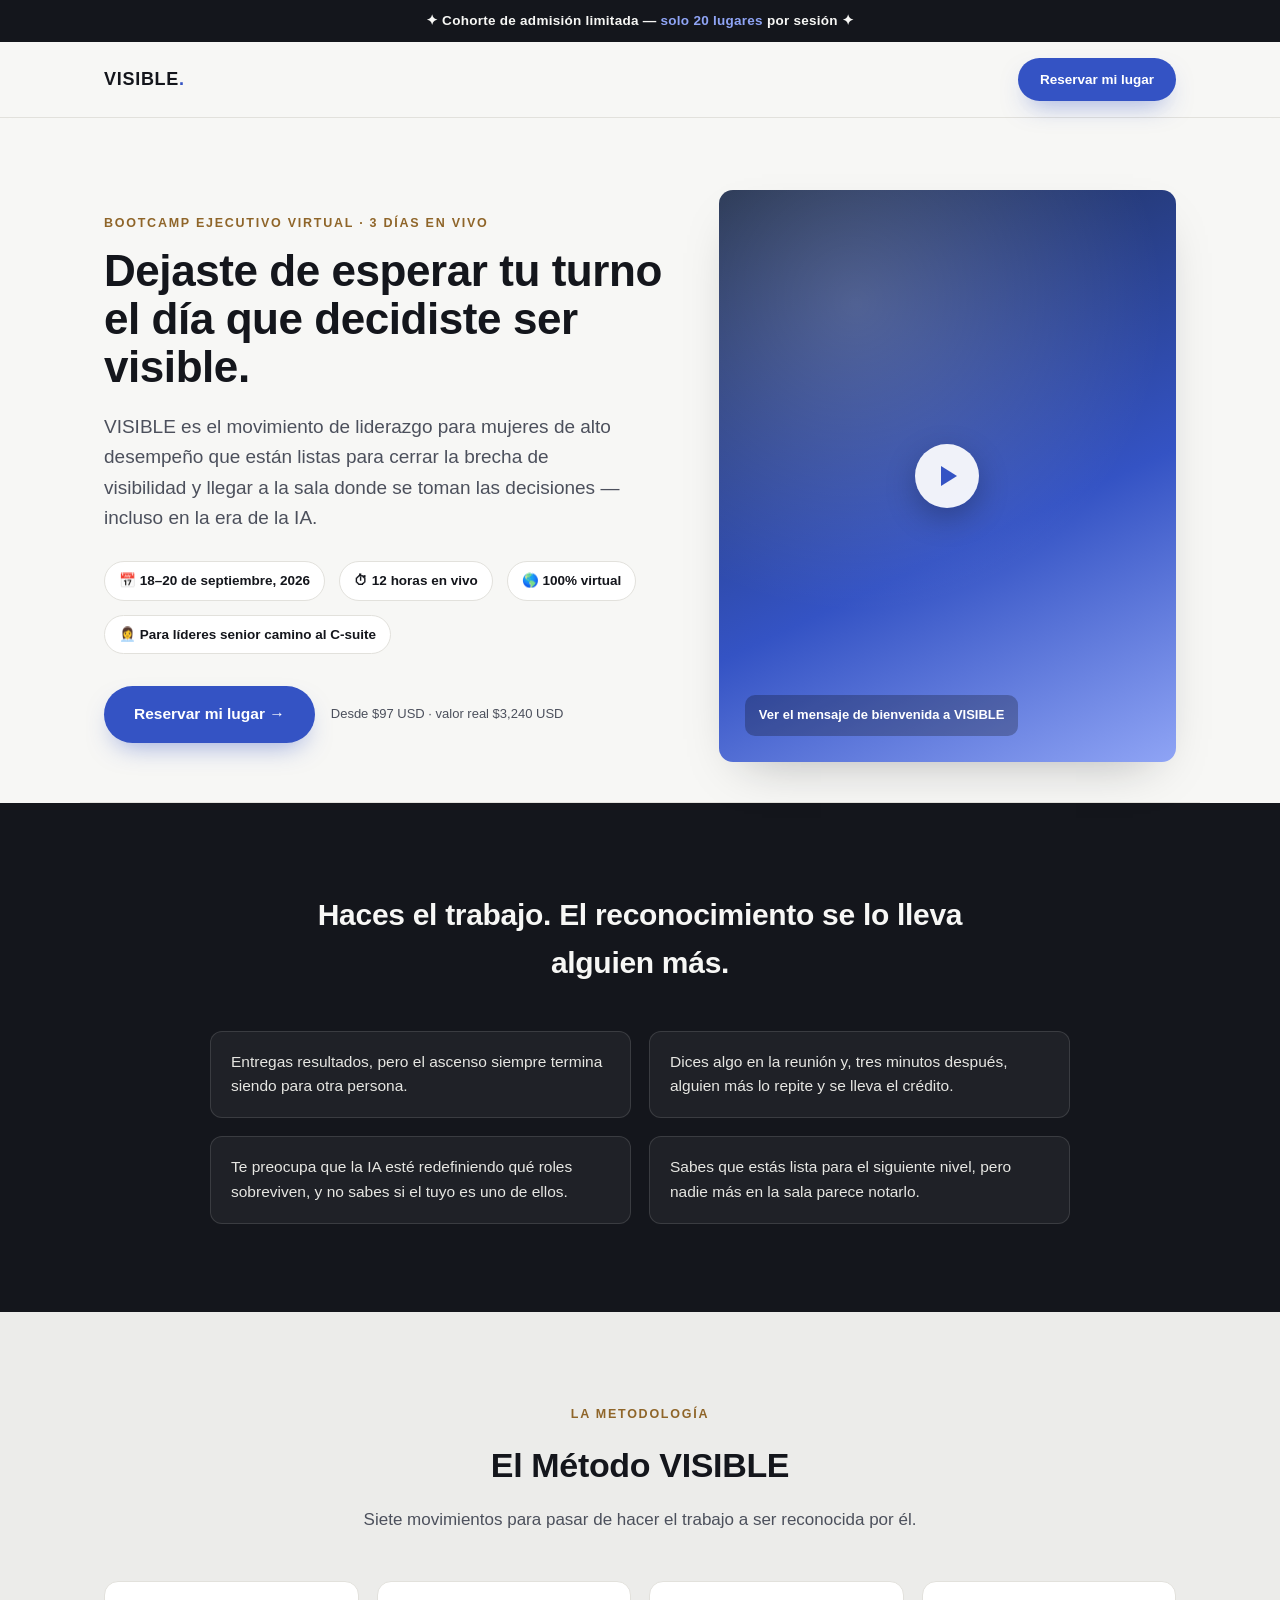
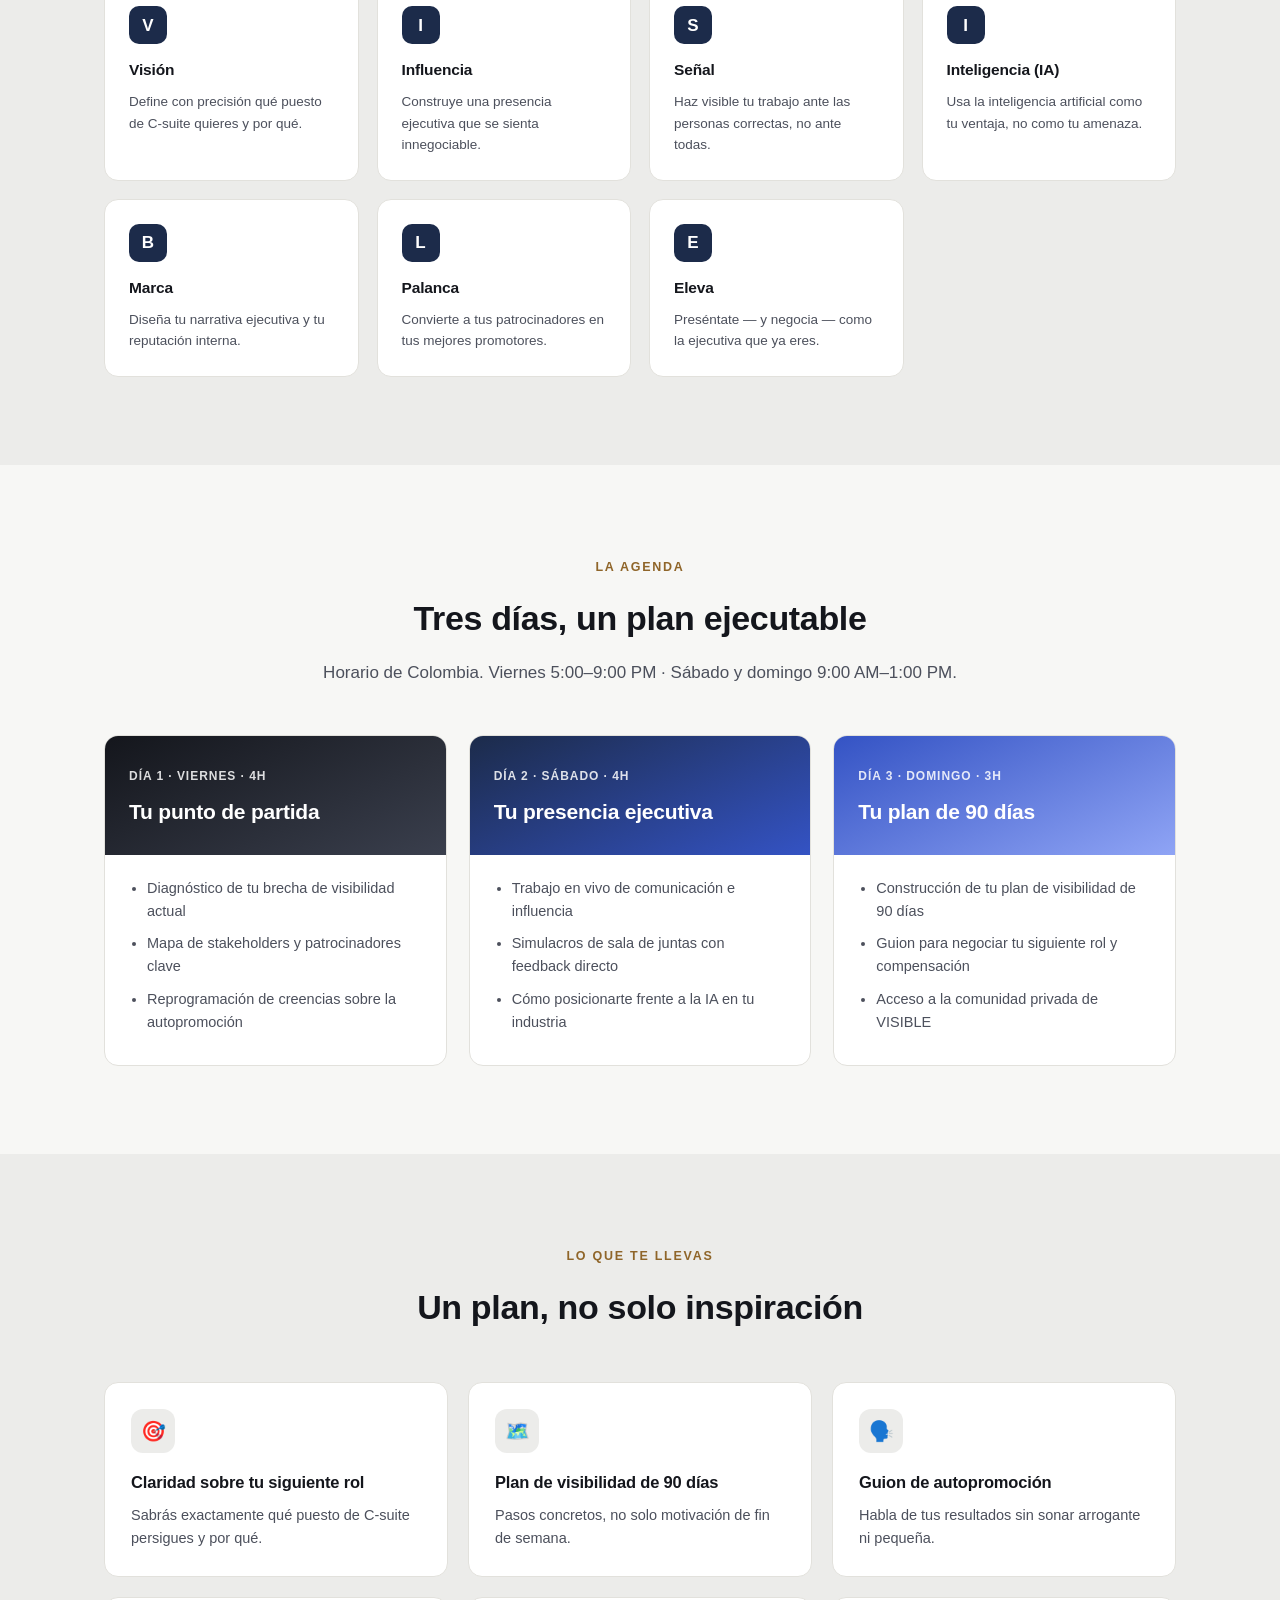
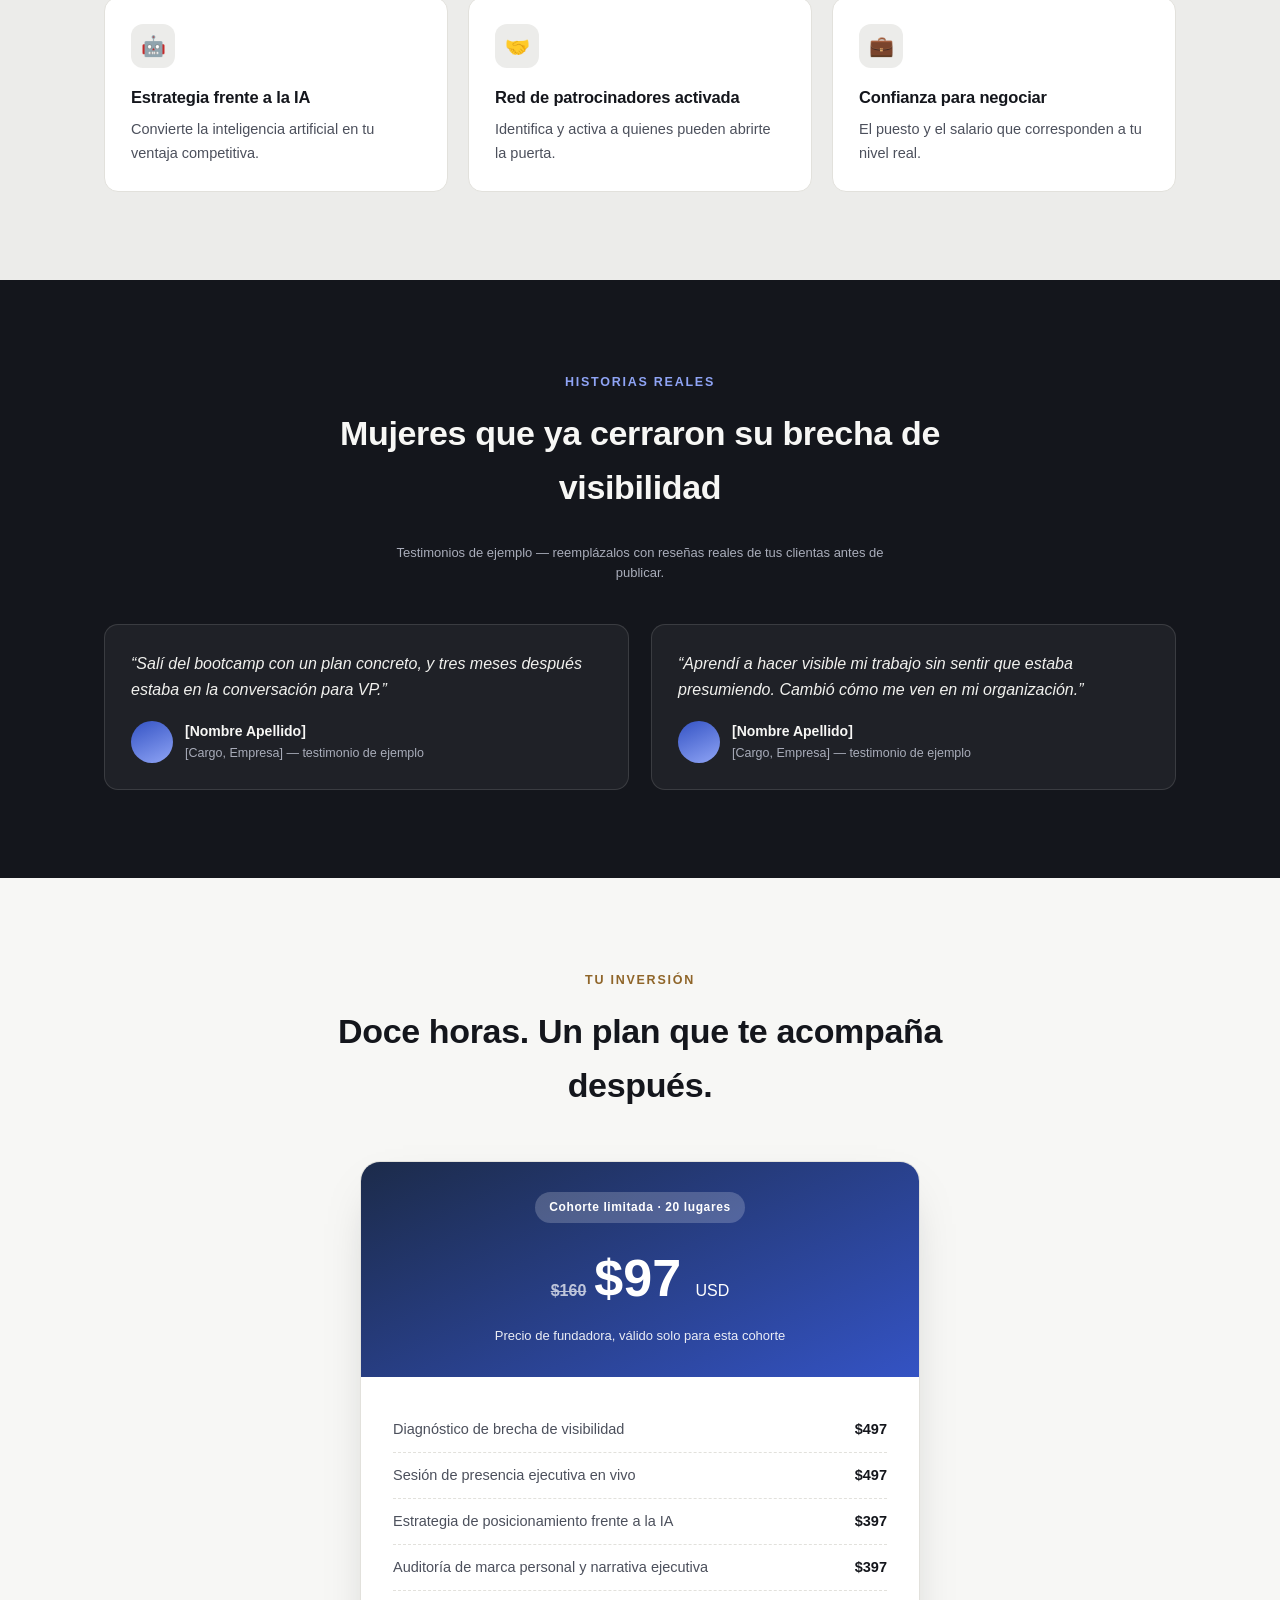
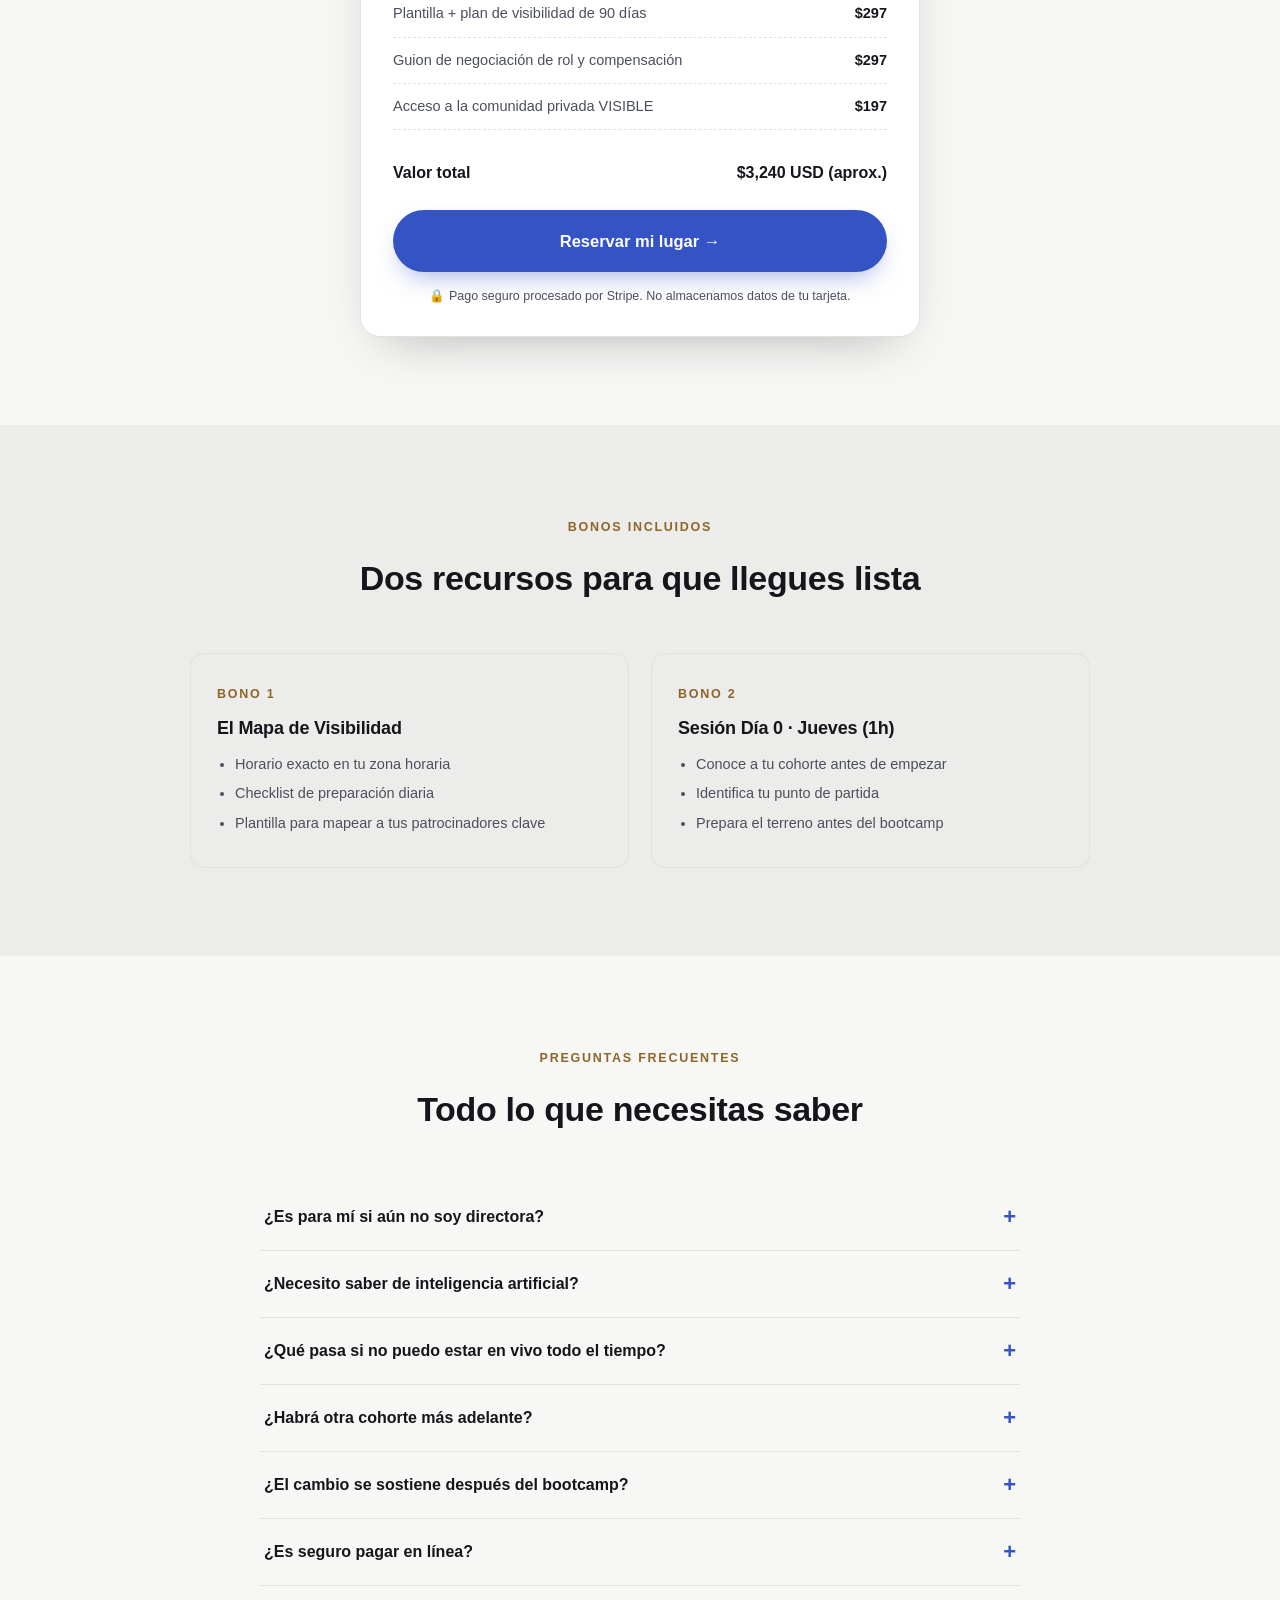
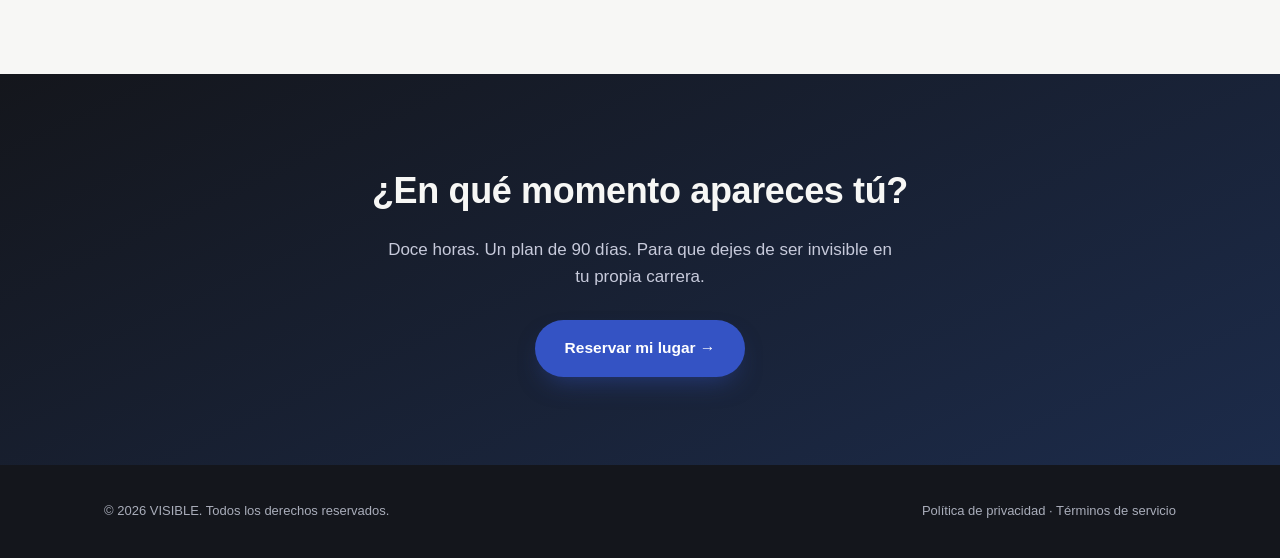
<file: index.html>
<!DOCTYPE html>
<html lang="es">
<head>
<meta charset="UTF-8">
<meta name="viewport" content="width=device-width, initial-scale=1.0">
<title>VISIBLE | Bootcamp Ejecutivo para Cerrar la Brecha de Visibilidad</title>
<meta name="description" content="Bootcamp ejecutivo virtual de 3 días para mujeres de alto desempeño listas para cerrar la brecha de visibilidad y llegar al C-suite en la era de la IA.">
<style>
  :root{
    --ink:#14161c;
    --ink-soft:#4c505c;
    --cream:#f7f7f5;
    --cream-dark:#ececea;
    --navy:#1c2b4a;
    --gold:#b8863f;
    --gold-dark:#8f6529;
    --electric:#3453c4;
    --line:#e2e1dc;
    --white:#ffffff;
    --radius:14px;
    --shadow:0 20px 50px -25px rgba(20,22,28,0.35);
    --maxw:1120px;
  }
  *{box-sizing:border-box;margin:0;padding:0}
  html{scroll-behavior:smooth}
  body{
    font-family:"Helvetica Neue",Arial,sans-serif;
    background:var(--cream);
    color:var(--ink);
    line-height:1.6;
    -webkit-font-smoothing:antialiased;
  }
  h1,h2,h3,h4{letter-spacing:-0.01em;font-weight:700}
  img{max-width:100%;display:block}
  a{color:inherit}
  .wrap{max-width:var(--maxw);margin:0 auto;padding:0 24px}
  section{padding:88px 0}
  @media(max-width:640px){section{padding:56px 0}}

  .eyebrow{
    text-transform:uppercase;
    letter-spacing:.14em;
    font-size:12.5px;
    font-weight:700;
    color:var(--gold-dark);
    margin-bottom:14px;
    display:inline-block;
  }
  .btn{
    display:inline-flex;
    align-items:center;
    gap:8px;
    background:var(--electric);
    color:var(--white);
    border:none;
    padding:16px 30px;
    border-radius:100px;
    font-weight:700;
    font-size:15.5px;
    cursor:pointer;
    text-decoration:none;
    box-shadow:0 12px 26px -10px rgba(52,83,196,0.5);
    transition:transform .18s ease, box-shadow .18s ease;
  }
  .btn:hover{transform:translateY(-2px);box-shadow:0 16px 32px -10px rgba(52,83,196,0.6)}
  .btn.secondary{background:transparent;color:var(--ink);border:1.5px solid var(--ink);box-shadow:none}
  .btn.small{padding:11px 20px;font-size:13.5px}

  header{position:sticky;top:0;z-index:50;background:rgba(247,247,245,0.92);backdrop-filter:blur(8px);border-bottom:1px solid var(--line)}
  header .wrap{display:flex;align-items:center;justify-content:space-between;padding-top:16px;padding-bottom:16px}
  .logo{font-weight:800;font-size:18px;letter-spacing:.04em}
  .logo span{color:var(--electric)}
  header .btn{padding:11px 22px;font-size:13.5px}

  .banner{background:var(--ink);color:var(--cream);text-align:center;padding:10px 16px;font-size:13.5px;font-weight:600;letter-spacing:.02em}
  .banner strong{color:#8fa4f5}

  .hero{padding:72px 0 40px}
  .hero-grid{display:grid;grid-template-columns:1.1fr .9fr;gap:56px;align-items:center}
  @media(max-width:900px){.hero-grid{grid-template-columns:1fr;gap:36px}}
  .hero h1{font-size:44px;line-height:1.1;margin-bottom:20px}
  @media(max-width:640px){.hero h1{font-size:32px}}
  .hero .sub{font-size:19px;color:var(--ink-soft);margin-bottom:28px;max-width:520px;font-weight:400}
  .hero-meta{display:flex;flex-wrap:wrap;gap:14px;margin-bottom:32px;font-size:13.5px;font-weight:600}
  .hero-meta span{background:var(--white);border:1px solid var(--line);padding:8px 14px;border-radius:100px}
  .hero-cta-row{display:flex;flex-wrap:wrap;align-items:center;gap:16px}
  .hero-price-note{font-size:13px;color:var(--ink-soft)}
  .hero-visual{
    aspect-ratio:4/5;border-radius:var(--radius);
    background:linear-gradient(155deg,#1c2b4a,#3453c4 60%,#8fa4f5);
    box-shadow:var(--shadow);display:flex;align-items:flex-end;padding:26px;position:relative;overflow:hidden;
  }
  .hero-visual::before{content:"";position:absolute;inset:0;background:radial-gradient(circle at 30% 20%, rgba(255,255,255,.2), transparent 55%)}
  .hero-visual .play{width:64px;height:64px;border-radius:50%;background:rgba(255,255,255,.92);display:flex;align-items:center;justify-content:center;position:absolute;top:50%;left:50%;transform:translate(-50%,-50%);box-shadow:0 10px 30px rgba(0,0,0,.25)}
  .hero-visual .play::after{content:"";border-style:solid;border-width:10px 0 10px 16px;border-color:transparent transparent transparent var(--electric);margin-left:4px}
  .hero-visual .caption{position:relative;color:#fff;font-size:13px;font-weight:600;background:rgba(0,0,0,.25);padding:10px 14px;border-radius:10px}

  .pain{background:var(--ink);color:var(--cream)}
  .pain h2{font-size:30px;text-align:center;max-width:700px;margin:0 auto 44px;font-weight:600}
  .pain-list{display:grid;grid-template-columns:repeat(2,1fr);gap:18px;max-width:860px;margin:0 auto}
  @media(max-width:640px){.pain-list{grid-template-columns:1fr}}
  .pain-list li{list-style:none;background:rgba(255,255,255,.05);border:1px solid rgba(255,255,255,.12);border-radius:12px;padding:18px 20px;font-size:15.5px;color:#e6e6e2}

  .section-head{max-width:680px;margin:0 auto 48px;text-align:center}
  .section-head h2{font-size:34px;margin-bottom:14px}
  @media(max-width:640px){.section-head h2{font-size:26px}}
  .section-head p{color:var(--ink-soft);font-size:17px;font-weight:400}

  .method{background:var(--cream-dark)}
  .method-grid{display:grid;grid-template-columns:repeat(4,1fr);gap:18px}
  @media(max-width:900px){.method-grid{grid-template-columns:repeat(2,1fr)}}
  @media(max-width:520px){.method-grid{grid-template-columns:1fr}}
  .method-card{background:var(--white);border:1px solid var(--line);border-radius:var(--radius);padding:24px}
  .method-letter{
    width:38px;height:38px;border-radius:10px;background:var(--navy);color:#fff;
    display:flex;align-items:center;justify-content:center;font-weight:800;font-size:17px;margin-bottom:14px;
  }
  .method-card h4{font-size:15.5px;margin-bottom:8px}
  .method-card p{font-size:13.5px;color:var(--ink-soft);font-weight:400}

  .days-grid{display:grid;grid-template-columns:repeat(3,1fr);gap:22px}
  @media(max-width:900px){.days-grid{grid-template-columns:1fr}}
  .day-card{border-radius:var(--radius);overflow:hidden;border:1px solid var(--line);background:var(--white)}
  .day-head{padding:26px 24px;color:var(--white)}
  .day-card:nth-child(1) .day-head{background:linear-gradient(155deg,#14161c,#3a3f4d)}
  .day-card:nth-child(2) .day-head{background:linear-gradient(155deg,#1c2b4a,#3453c4)}
  .day-card:nth-child(3) .day-head{background:linear-gradient(155deg,#3453c4,#8fa4f5)}
  .day-head .tag{font-size:12px;font-weight:700;letter-spacing:.08em;text-transform:uppercase;opacity:.85}
  .day-head h3{font-size:21px;margin-top:8px}
  .day-body{padding:22px 24px}
  .day-body ul{padding-left:18px;color:var(--ink-soft);font-size:14.5px;font-weight:400}
  .day-body li{margin-bottom:9px}

  .outcomes-grid{display:grid;grid-template-columns:repeat(3,1fr);gap:20px}
  @media(max-width:900px){.outcomes-grid{grid-template-columns:repeat(2,1fr)}}
  @media(max-width:560px){.outcomes-grid{grid-template-columns:1fr}}
  .outcome-card{background:var(--white);border:1px solid var(--line);border-radius:var(--radius);padding:26px}
  .outcome-card .icon{width:44px;height:44px;border-radius:12px;background:var(--cream-dark);display:flex;align-items:center;justify-content:center;margin-bottom:16px;font-size:20px}
  .outcome-card h4{font-size:16.5px;margin-bottom:8px}
  .outcome-card p{font-size:14.5px;color:var(--ink-soft);font-weight:400}

  .testi{background:var(--ink);color:var(--cream)}
  .testi-note{text-align:center;font-size:13px;color:#a9adba;max-width:520px;margin:-20px auto 40px}
  .testi-grid{display:grid;grid-template-columns:repeat(2,1fr);gap:22px}
  @media(max-width:760px){.testi-grid{grid-template-columns:1fr}}
  .testi-card{background:rgba(255,255,255,.05);border:1px solid rgba(255,255,255,.12);border-radius:var(--radius);padding:26px}
  .testi-card p.quote{font-size:16px;font-style:italic;margin-bottom:18px;color:#f1f1ee;font-weight:400}
  .testi-who{display:flex;align-items:center;gap:12px}
  .testi-avatar{width:42px;height:42px;border-radius:50%;background:linear-gradient(155deg,#3453c4,#8fa4f5)}
  .testi-who .name{font-weight:700;font-size:14px}
  .testi-who .role{font-size:12.5px;color:#a9adba}

  .pricing-box{max-width:560px;margin:0 auto;background:var(--white);border:1px solid var(--line);border-radius:20px;box-shadow:var(--shadow);overflow:hidden}
  .pricing-head{background:linear-gradient(155deg,#1c2b4a,#3453c4);color:#fff;padding:30px 32px;text-align:center}
  .pricing-head .badge{display:inline-block;background:rgba(255,255,255,.2);padding:6px 14px;border-radius:100px;font-size:12px;font-weight:700;letter-spacing:.05em;margin-bottom:14px}
  .pricing-head .price{font-size:52px;font-weight:800}
  .pricing-head .old-price{text-decoration:line-through;opacity:.7;font-size:16px;margin-right:8px}
  .pricing-head .price-note{font-size:13px;opacity:.9;margin-top:6px;font-weight:400}
  .pricing-body{padding:30px 32px}
  .value-list{list-style:none;margin-bottom:22px}
  .value-list li{display:flex;justify-content:space-between;padding:11px 0;border-bottom:1px dashed var(--line);font-size:14.5px;color:var(--ink-soft);font-weight:400}
  .value-list li span:last-child{font-weight:700;color:var(--ink)}
  .value-total{display:flex;justify-content:space-between;font-weight:800;font-size:16px;padding-top:8px;margin-bottom:24px}
  .pricing-body .btn{width:100%;justify-content:center;font-size:16.5px;padding:18px}
  .guarantee{text-align:center;font-size:12.5px;color:var(--ink-soft);margin-top:14px}

  .bonus-grid{display:grid;grid-template-columns:1fr 1fr;gap:22px;max-width:900px;margin:0 auto}
  @media(max-width:700px){.bonus-grid{grid-template-columns:1fr}}
  .bonus-card{background:var(--cream-dark);border-radius:var(--radius);padding:26px;border:1px solid var(--line)}
  .bonus-card .eyebrow{margin-bottom:10px}
  .bonus-card h4{font-size:18px;margin-bottom:10px}
  .bonus-card ul{padding-left:18px;color:var(--ink-soft);font-size:14.5px;font-weight:400}
  .bonus-card li{margin-bottom:6px}

  .faq{max-width:760px;margin:0 auto}
  .faq-item{border-bottom:1px solid var(--line)}
  .faq-q{width:100%;text-align:left;background:none;border:none;padding:20px 4px;font-size:16px;font-weight:700;display:flex;justify-content:space-between;align-items:center;cursor:pointer;color:var(--ink)}
  .faq-q .plus{font-size:22px;color:var(--electric);transition:transform .2s ease}
  .faq-item.open .faq-q .plus{transform:rotate(45deg)}
  .faq-a{max-height:0;overflow:hidden;transition:max-height .25s ease}
  .faq-a p{padding:0 4px 20px;color:var(--ink-soft);font-size:15px;font-weight:400}

  .final-cta{background:linear-gradient(155deg,#14161c,#1c2b4a);color:var(--cream);text-align:center}
  .final-cta h2{font-size:36px;margin-bottom:16px}
  @media(max-width:640px){.final-cta h2{font-size:27px}}
  .final-cta p{max-width:520px;margin:0 auto 30px;color:#c7cadb;font-size:17px;font-weight:400}

  footer{background:var(--ink);color:#a9adba;padding:36px 0;font-size:13px}
  footer .wrap{display:flex;justify-content:space-between;flex-wrap:wrap;gap:12px}
  footer a{text-decoration:none;color:#a9adba}
  footer a:hover{color:var(--cream)}

  .divider{height:1px;background:var(--line);max-width:var(--maxw);margin:0 auto}

  .placeholder-note{
    max-width:var(--maxw);margin:0 auto 0;padding:10px 24px;font-size:12px;color:#8f6529;
    background:#fbf1dc;border:1px dashed #d8b876;border-radius:10px;
  }
</style>
</head>
<body>

<div class="banner">✦ Cohorte de admisión limitada &mdash; <strong>solo 20 lugares</strong> por sesión ✦</div>

<header>
  <div class="wrap">
    <div class="logo">VISIBLE<span>.</span></div>
    <a href="signup.html" class="btn">Reservar mi lugar</a>
  </div>
</header>

<!-- HERO -->
<section class="hero">
  <div class="wrap hero-grid">
    <div>
      <span class="eyebrow">Bootcamp ejecutivo virtual · 3 días en vivo</span>
      <h1>Dejaste de esperar tu turno el día que decidiste ser visible.</h1>
      <p class="sub">VISIBLE es el movimiento de liderazgo para mujeres de alto desempeño que están listas para cerrar la brecha de visibilidad y llegar a la sala donde se toman las decisiones &mdash; incluso en la era de la IA.</p>
      <div class="hero-meta">
        <span>📅 18–20 de septiembre, 2026</span>
        <span>⏱ 12 horas en vivo</span>
        <span>🌎 100% virtual</span>
        <span>👩‍💼 Para líderes senior camino al C-suite</span>
      </div>
      <div class="hero-cta-row">
        <a href="signup.html" class="btn">Reservar mi lugar →</a>
        <span class="hero-price-note">Desde $97 USD · valor real $3,240 USD</span>
      </div>
    </div>
    <div class="hero-visual">
      <div class="play"></div>
      <span class="caption">Ver el mensaje de bienvenida a VISIBLE</span>
    </div>
  </div>
</section>

<div class="divider"></div>

<!-- PAIN POINTS -->
<section class="pain">
  <div class="wrap">
    <h2>Haces el trabajo. El reconocimiento se lo lleva alguien más.</h2>
    <ul class="pain-list">
      <li>Entregas resultados, pero el ascenso siempre termina siendo para otra persona.</li>
      <li>Dices algo en la reunión y, tres minutos después, alguien más lo repite y se lleva el crédito.</li>
      <li>Te preocupa que la IA esté redefiniendo qué roles sobreviven, y no sabes si el tuyo es uno de ellos.</li>
      <li>Sabes que estás lista para el siguiente nivel, pero nadie más en la sala parece notarlo.</li>
    </ul>
  </div>
</section>

<!-- METHOD -->
<section class="method">
  <div class="wrap">
    <div class="section-head">
      <span class="eyebrow">La metodología</span>
      <h2>El Método VISIBLE</h2>
      <p>Siete movimientos para pasar de hacer el trabajo a ser reconocida por él.</p>
    </div>
    <div class="method-grid">
      <div class="method-card"><div class="method-letter">V</div><h4>Visión</h4><p>Define con precisión qué puesto de C-suite quieres y por qué.</p></div>
      <div class="method-card"><div class="method-letter">I</div><h4>Influencia</h4><p>Construye una presencia ejecutiva que se sienta innegociable.</p></div>
      <div class="method-card"><div class="method-letter">S</div><h4>Señal</h4><p>Haz visible tu trabajo ante las personas correctas, no ante todas.</p></div>
      <div class="method-card"><div class="method-letter">I</div><h4>Inteligencia (IA)</h4><p>Usa la inteligencia artificial como tu ventaja, no como tu amenaza.</p></div>
      <div class="method-card"><div class="method-letter">B</div><h4>Marca</h4><p>Diseña tu narrativa ejecutiva y tu reputación interna.</p></div>
      <div class="method-card"><div class="method-letter">L</div><h4>Palanca</h4><p>Convierte a tus patrocinadores en tus mejores promotores.</p></div>
      <div class="method-card"><div class="method-letter">E</div><h4>Eleva</h4><p>Preséntate &mdash; y negocia &mdash; como la ejecutiva que ya eres.</p></div>
    </div>
  </div>
</section>

<!-- DAYS -->
<section id="agenda">
  <div class="wrap">
    <div class="section-head">
      <span class="eyebrow">La agenda</span>
      <h2>Tres días, un plan ejecutable</h2>
      <p>Horario de Colombia. Viernes 5:00–9:00 PM · Sábado y domingo 9:00 AM–1:00 PM.</p>
    </div>
    <div class="days-grid">
      <div class="day-card">
        <div class="day-head">
          <span class="tag">Día 1 · Viernes · 4h</span>
          <h3>Tu punto de partida</h3>
        </div>
        <div class="day-body">
          <ul>
            <li>Diagnóstico de tu brecha de visibilidad actual</li>
            <li>Mapa de stakeholders y patrocinadores clave</li>
            <li>Reprogramación de creencias sobre la autopromoción</li>
          </ul>
        </div>
      </div>
      <div class="day-card">
        <div class="day-head">
          <span class="tag">Día 2 · Sábado · 4h</span>
          <h3>Tu presencia ejecutiva</h3>
        </div>
        <div class="day-body">
          <ul>
            <li>Trabajo en vivo de comunicación e influencia</li>
            <li>Simulacros de sala de juntas con feedback directo</li>
            <li>Cómo posicionarte frente a la IA en tu industria</li>
          </ul>
        </div>
      </div>
      <div class="day-card">
        <div class="day-head">
          <span class="tag">Día 3 · Domingo · 3h</span>
          <h3>Tu plan de 90 días</h3>
        </div>
        <div class="day-body">
          <ul>
            <li>Construcción de tu plan de visibilidad de 90 días</li>
            <li>Guion para negociar tu siguiente rol y compensación</li>
            <li>Acceso a la comunidad privada de VISIBLE</li>
          </ul>
        </div>
      </div>
    </div>
  </div>
</section>

<!-- OUTCOMES -->
<section style="background:var(--cream-dark)">
  <div class="wrap">
    <div class="section-head">
      <span class="eyebrow">Lo que te llevas</span>
      <h2>Un plan, no solo inspiración</h2>
    </div>
    <div class="outcomes-grid">
      <div class="outcome-card"><div class="icon">🎯</div><h4>Claridad sobre tu siguiente rol</h4><p>Sabrás exactamente qué puesto de C-suite persigues y por qué.</p></div>
      <div class="outcome-card"><div class="icon">🗺️</div><h4>Plan de visibilidad de 90 días</h4><p>Pasos concretos, no solo motivación de fin de semana.</p></div>
      <div class="outcome-card"><div class="icon">🗣️</div><h4>Guion de autopromoción</h4><p>Habla de tus resultados sin sonar arrogante ni pequeña.</p></div>
      <div class="outcome-card"><div class="icon">🤖</div><h4>Estrategia frente a la IA</h4><p>Convierte la inteligencia artificial en tu ventaja competitiva.</p></div>
      <div class="outcome-card"><div class="icon">🤝</div><h4>Red de patrocinadores activada</h4><p>Identifica y activa a quienes pueden abrirte la puerta.</p></div>
      <div class="outcome-card"><div class="icon">💼</div><h4>Confianza para negociar</h4><p>El puesto y el salario que corresponden a tu nivel real.</p></div>
    </div>
  </div>
</section>

<!-- TESTIMONIALS -->
<section class="testi">
  <div class="wrap">
    <div class="section-head" style="color:var(--cream)">
      <span class="eyebrow" style="color:#8fa4f5">Historias reales</span>
      <h2 style="color:var(--cream)">Mujeres que ya cerraron su brecha de visibilidad</h2>
    </div>
    <p class="testi-note">Testimonios de ejemplo &mdash; reemplázalos con reseñas reales de tus clientas antes de publicar.</p>
    <div class="testi-grid">
      <div class="testi-card">
        <p class="quote">&ldquo;Salí del bootcamp con un plan concreto, y tres meses después estaba en la conversación para VP.&rdquo;</p>
        <div class="testi-who">
          <div class="testi-avatar"></div>
          <div><div class="name">[Nombre Apellido]</div><div class="role">[Cargo, Empresa] — testimonio de ejemplo</div></div>
        </div>
      </div>
      <div class="testi-card">
        <p class="quote">&ldquo;Aprendí a hacer visible mi trabajo sin sentir que estaba presumiendo. Cambió cómo me ven en mi organización.&rdquo;</p>
        <div class="testi-who">
          <div class="testi-avatar"></div>
          <div><div class="name">[Nombre Apellido]</div><div class="role">[Cargo, Empresa] — testimonio de ejemplo</div></div>
        </div>
      </div>
    </div>
  </div>
</section>

<!-- PRICING -->
<section id="reserva">
  <div class="wrap">
    <div class="section-head">
      <span class="eyebrow">Tu inversión</span>
      <h2>Doce horas. Un plan que te acompaña después.</h2>
    </div>
    <div class="pricing-box">
      <div class="pricing-head">
        <span class="badge">Cohorte limitada · 20 lugares</span>
        <div class="price"><span class="old-price">$160</span>$97 <span style="font-size:16px;font-weight:500">USD</span></div>
        <div class="price-note">Precio de fundadora, válido solo para esta cohorte</div>
      </div>
      <div class="pricing-body">
        <ul class="value-list">
          <li><span>Diagnóstico de brecha de visibilidad</span><span>$497</span></li>
          <li><span>Sesión de presencia ejecutiva en vivo</span><span>$497</span></li>
          <li><span>Estrategia de posicionamiento frente a la IA</span><span>$397</span></li>
          <li><span>Auditoría de marca personal y narrativa ejecutiva</span><span>$397</span></li>
          <li><span>Plantilla + plan de visibilidad de 90 días</span><span>$297</span></li>
          <li><span>Guion de negociación de rol y compensación</span><span>$297</span></li>
          <li><span>Acceso a la comunidad privada VISIBLE</span><span>$197</span></li>
        </ul>
        <div class="value-total"><span>Valor total</span><span>$3,240 USD (aprox.)</span></div>
        <a href="signup.html" class="btn">Reservar mi lugar →</a>
        <p class="guarantee">🔒 Pago seguro procesado por Stripe. No almacenamos datos de tu tarjeta.</p>
      </div>
    </div>
  </div>
</section>

<!-- BONUSES -->
<section style="background:var(--cream-dark)">
  <div class="wrap">
    <div class="section-head">
      <span class="eyebrow">Bonos incluidos</span>
      <h2>Dos recursos para que llegues lista</h2>
    </div>
    <div class="bonus-grid">
      <div class="bonus-card">
        <span class="eyebrow">Bono 1</span>
        <h4>El Mapa de Visibilidad</h4>
        <ul>
          <li>Horario exacto en tu zona horaria</li>
          <li>Checklist de preparación diaria</li>
          <li>Plantilla para mapear a tus patrocinadores clave</li>
        </ul>
      </div>
      <div class="bonus-card">
        <span class="eyebrow">Bono 2</span>
        <h4>Sesión Día 0 · Jueves (1h)</h4>
        <ul>
          <li>Conoce a tu cohorte antes de empezar</li>
          <li>Identifica tu punto de partida</li>
          <li>Prepara el terreno antes del bootcamp</li>
        </ul>
      </div>
    </div>
  </div>
</section>

<!-- FAQ -->
<section id="faq">
  <div class="wrap">
    <div class="section-head">
      <span class="eyebrow">Preguntas frecuentes</span>
      <h2>Todo lo que necesitas saber</h2>
    </div>
    <div class="faq">
      <div class="faq-item">
        <button class="faq-q">¿Es para mí si aún no soy directora? <span class="plus">+</span></button>
        <div class="faq-a"><p>Sí. VISIBLE está diseñado para líderes senior que ya lideran con resultados y están a uno o dos pasos del C-suite.</p></div>
      </div>
      <div class="faq-item">
        <button class="faq-q">¿Necesito saber de inteligencia artificial? <span class="plus">+</span></button>
        <div class="faq-a"><p>No. Te damos un marco práctico para posicionarte frente a la IA en tu industria, sin necesidad de ser técnica.</p></div>
      </div>
      <div class="faq-item">
        <button class="faq-q">¿Qué pasa si no puedo estar en vivo todo el tiempo? <span class="plus">+</span></button>
        <div class="faq-a"><p>Todas las sesiones quedan grabadas y disponibles para la cohorte durante 90 días.</p></div>
      </div>
      <div class="faq-item">
        <button class="faq-q">¿Habrá otra cohorte más adelante? <span class="plus">+</span></button>
        <div class="faq-a"><p>Sí, pero el precio de fundadora sube en cada nueva cohorte y los cupos son limitados.</p></div>
      </div>
      <div class="faq-item">
        <button class="faq-q">¿El cambio se sostiene después del bootcamp? <span class="plus">+</span></button>
        <div class="faq-a"><p>Sí. Sales con un plan de 90 días y una comunidad de accountability, no solo con motivación pasajera.</p></div>
      </div>
      <div class="faq-item">
        <button class="faq-q">¿Es seguro pagar en línea? <span class="plus">+</span></button>
        <div class="faq-a"><p>Sí, el pago se procesa a través de Stripe con encriptación bancaria. No almacenamos datos de tu tarjeta.</p></div>
      </div>
    </div>
  </div>
</section>

<!-- FINAL CTA -->
<section class="final-cta">
  <div class="wrap">
    <h2>¿En qué momento apareces tú?</h2>
    <p>Doce horas. Un plan de 90 días. Para que dejes de ser invisible en tu propia carrera.</p>
    <a href="signup.html" class="btn">Reservar mi lugar →</a>
  </div>
</section>

<footer>
  <div class="wrap">
    <span>© 2026 VISIBLE. Todos los derechos reservados.</span>
    <span><a href="#">Política de privacidad</a> · <a href="#">Términos de servicio</a></span>
  </div>
</footer>

<script>
  document.querySelectorAll('.faq-item').forEach(function(item){
    var q = item.querySelector('.faq-q');
    var a = item.querySelector('.faq-a');
    q.addEventListener('click', function(){
      var isOpen = item.classList.contains('open');
      document.querySelectorAll('.faq-item.open').forEach(function(openItem){
        if(openItem !== item){
          openItem.classList.remove('open');
          openItem.querySelector('.faq-a').style.maxHeight = null;
        }
      });
      if(isOpen){
        item.classList.remove('open');
        a.style.maxHeight = null;
      } else {
        item.classList.add('open');
        a.style.maxHeight = a.scrollHeight + 'px';
      }
    });
  });
</script>

</body>
</html>
</file>
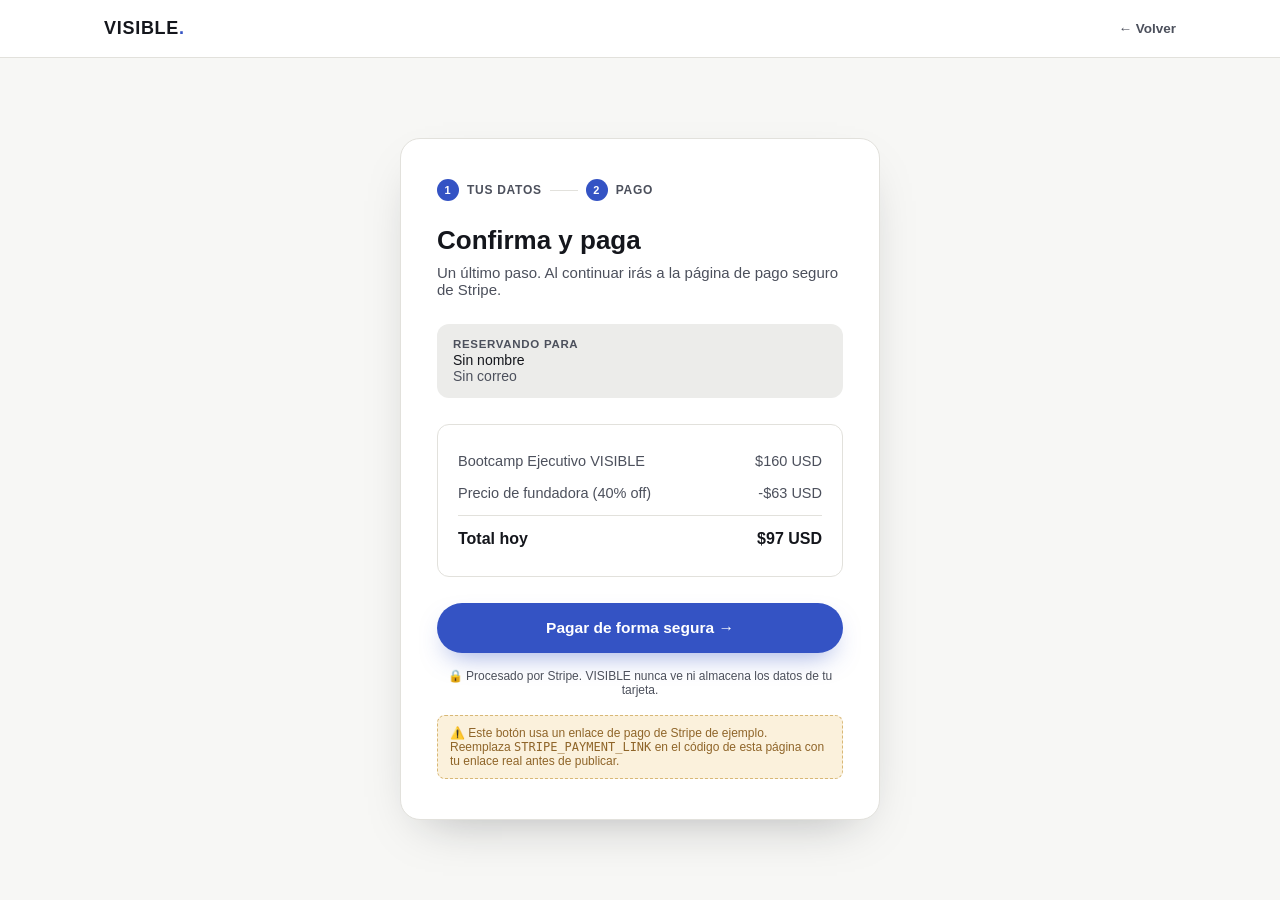
<file: payment.html>
<!DOCTYPE html>
<html lang="es">
<head>
<meta charset="UTF-8">
<meta name="viewport" content="width=device-width, initial-scale=1.0">
<title>Confirmar y pagar | VISIBLE</title>
<meta name="description" content="Confirma tu reserva y completa el pago seguro con Stripe para el bootcamp ejecutivo VISIBLE.">
<style>
  :root{
    --ink:#14161c;
    --ink-soft:#4c505c;
    --cream:#f7f7f5;
    --cream-dark:#ececea;
    --navy:#1c2b4a;
    --electric:#3453c4;
    --line:#e2e1dc;
    --white:#ffffff;
    --radius:14px;
    --shadow:0 20px 50px -25px rgba(20,22,28,0.35);
  }
  *{box-sizing:border-box;margin:0;padding:0}
  body{
    font-family:"Helvetica Neue",Arial,sans-serif;
    background:var(--cream);
    color:var(--ink);
    min-height:100vh;
    display:flex;
    flex-direction:column;
  }
  header{border-bottom:1px solid var(--line);background:var(--white)}
  header .wrap{max-width:1120px;margin:0 auto;padding:18px 24px;display:flex;align-items:center;justify-content:space-between}
  .logo{font-weight:800;font-size:18px;letter-spacing:.04em}
  .logo span{color:var(--electric)}
  .back{font-size:13.5px;font-weight:600;text-decoration:none;color:var(--ink-soft)}

  main{flex:1;display:flex;align-items:center;justify-content:center;padding:48px 20px}
  .card{width:100%;max-width:480px;background:var(--white);border:1px solid var(--line);border-radius:20px;box-shadow:var(--shadow);padding:40px 36px}

  .steps{display:flex;align-items:center;gap:8px;margin-bottom:24px;font-size:12px;font-weight:700;color:var(--ink-soft);text-transform:uppercase;letter-spacing:.06em}
  .steps .step{display:flex;align-items:center;gap:8px}
  .steps .dot{width:22px;height:22px;border-radius:50%;background:var(--electric);color:#fff;display:flex;align-items:center;justify-content:center;font-size:11px}
  .steps .line{width:28px;height:1px;background:var(--line)}

  h1{font-size:26px;margin-bottom:8px}
  .card > p.lead{color:var(--ink-soft);font-size:15px;margin-bottom:26px}

  .buyer-box{
    background:var(--cream-dark);border-radius:12px;padding:14px 16px;margin-bottom:26px;font-size:14px;
  }
  .buyer-box .label{font-size:11.5px;text-transform:uppercase;letter-spacing:.06em;color:var(--ink-soft);font-weight:700;margin-bottom:2px}

  .order-summary{border:1px solid var(--line);border-radius:12px;padding:20px;margin-bottom:26px}
  .order-summary .row{display:flex;justify-content:space-between;font-size:14.5px;padding:8px 0;color:var(--ink-soft)}
  .order-summary .row.total{border-top:1px solid var(--line);margin-top:6px;padding-top:14px;font-weight:800;font-size:16px;color:var(--ink)}

  .btn{
    width:100%;display:flex;align-items:center;justify-content:center;gap:8px;
    background:var(--electric);color:#fff;border:none;padding:16px;border-radius:100px;
    font-weight:700;font-size:15.5px;cursor:pointer;text-decoration:none;
    box-shadow:0 12px 26px -10px rgba(52,83,196,0.5);
    transition:transform .18s ease;
  }
  .btn:hover{transform:translateY(-2px)}

  .fine-print{margin-top:16px;font-size:12px;color:var(--ink-soft);text-align:center}
  .placeholder-warning{
    margin-top:18px;font-size:12px;color:#8f6529;background:#fbf1dc;
    border:1px dashed #d8b876;border-radius:8px;padding:10px 12px;
  }
</style>
</head>
<body>

<header>
  <div class="wrap">
    <div class="logo">VISIBLE<span>.</span></div>
    <a href="signup.html" class="back">← Volver</a>
  </div>
</header>

<main>
  <div class="card">
    <div class="steps">
      <span class="step"><span class="dot">1</span> Tus datos</span>
      <span class="line"></span>
      <span class="step"><span class="dot">2</span> Pago</span>
    </div>
    <h1>Confirma y paga</h1>
    <p class="lead">Un último paso. Al continuar irás a la página de pago seguro de Stripe.</p>

    <div class="buyer-box">
      <div class="label">Reservando para</div>
      <div id="buyer-name">—</div>
      <div id="buyer-email" style="color:var(--ink-soft)">—</div>
    </div>

    <div class="order-summary">
      <div class="row"><span>Bootcamp Ejecutivo VISIBLE</span><span>$160 USD</span></div>
      <div class="row"><span>Precio de fundadora (40% off)</span><span>-$63 USD</span></div>
      <div class="row total"><span>Total hoy</span><span>$97 USD</span></div>
    </div>

    <a href="#" id="pay-btn" class="btn">Pagar de forma segura →</a>
    <p class="fine-print">🔒 Procesado por Stripe. VISIBLE nunca ve ni almacena los datos de tu tarjeta.</p>
    <p class="placeholder-warning">⚠️ Este botón usa un enlace de pago de Stripe de ejemplo. Reemplaza <code>STRIPE_PAYMENT_LINK</code> en el código de esta página con tu enlace real antes de publicar.</p>
  </div>
</main>

<script>
  // 1. Create a product/price in your Stripe Dashboard.
  // 2. Create a Payment Link for it (Dashboard → Payment Links), or use the
  //    Stripe CLI: `stripe payment_links create --line-items ...`.
  // 3. Paste that link below. Stripe Payment Links accept a
  //    `prefilled_email` query param, which this page fills in automatically.
  var STRIPE_PAYMENT_LINK = "https://buy.stripe.com/REPLACE_WITH_YOUR_PAYMENT_LINK";

  var params = new URLSearchParams(window.location.search);
  var name = params.get('name') || sessionStorage.getItem('visible_name') || '';
  var email = params.get('email') || sessionStorage.getItem('visible_email') || '';

  document.getElementById('buyer-name').textContent = name || 'Sin nombre';
  document.getElementById('buyer-email').textContent = email || 'Sin correo';

  var payBtn = document.getElementById('pay-btn');
  var url = STRIPE_PAYMENT_LINK;
  if (email) {
    url += (url.indexOf('?') === -1 ? '?' : '&') + 'prefilled_email=' + encodeURIComponent(email);
  }
  payBtn.href = url;
</script>

</body>
</html>
</file>
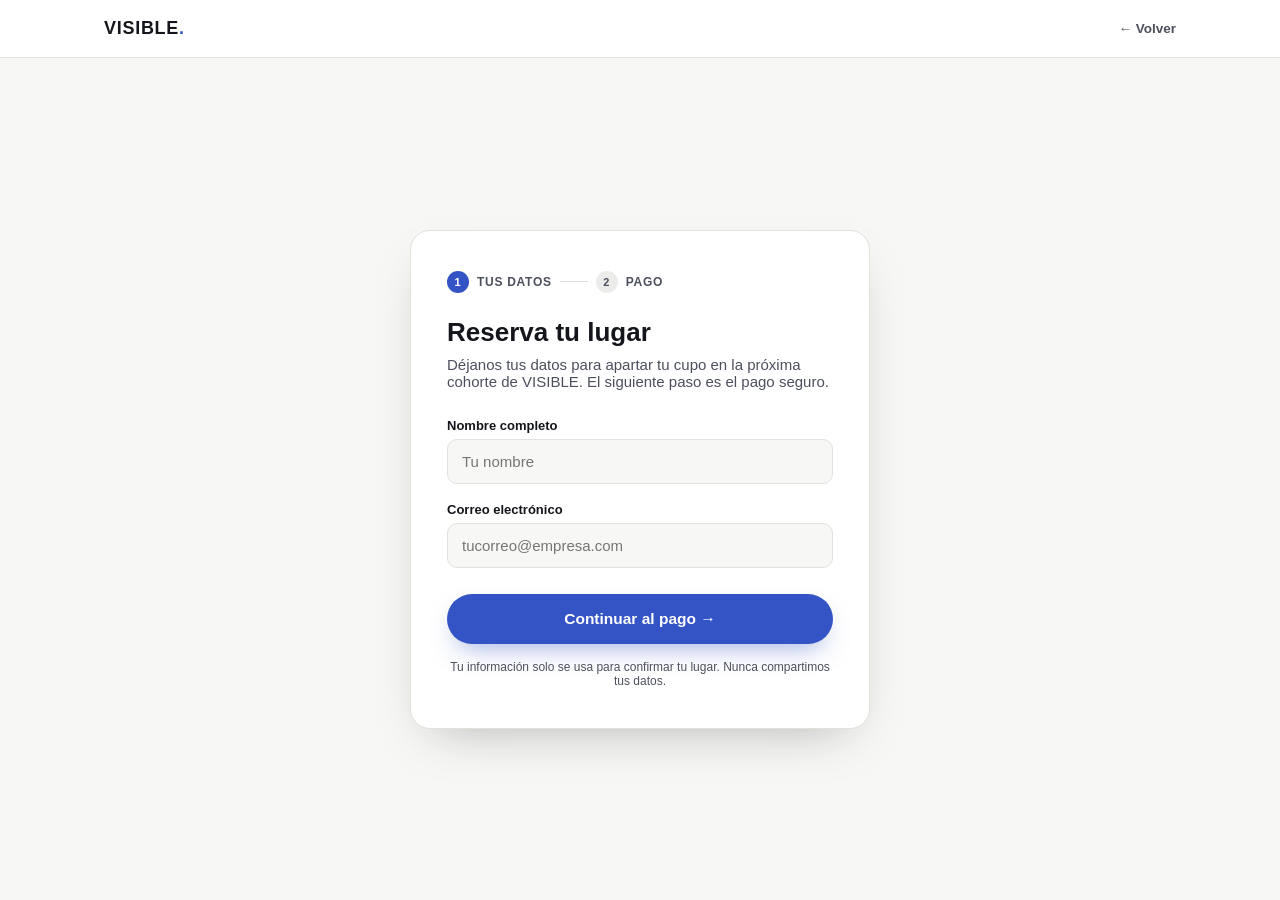
<file: signup.html>
<!DOCTYPE html>
<html lang="es">
<head>
<meta charset="UTF-8">
<meta name="viewport" content="width=device-width, initial-scale=1.0">
<title>Reserva tu lugar | VISIBLE</title>
<meta name="description" content="Deja tus datos para reservar tu lugar en el bootcamp ejecutivo VISIBLE.">
<style>
  :root{
    --ink:#14161c;
    --ink-soft:#4c505c;
    --cream:#f7f7f5;
    --cream-dark:#ececea;
    --navy:#1c2b4a;
    --electric:#3453c4;
    --line:#e2e1dc;
    --white:#ffffff;
    --radius:14px;
    --shadow:0 20px 50px -25px rgba(20,22,28,0.35);
  }
  *{box-sizing:border-box;margin:0;padding:0}
  body{
    font-family:"Helvetica Neue",Arial,sans-serif;
    background:var(--cream);
    color:var(--ink);
    min-height:100vh;
    display:flex;
    flex-direction:column;
  }
  header{border-bottom:1px solid var(--line);background:var(--white)}
  header .wrap{max-width:1120px;margin:0 auto;padding:18px 24px;display:flex;align-items:center;justify-content:space-between}
  .logo{font-weight:800;font-size:18px;letter-spacing:.04em}
  .logo span{color:var(--electric)}
  .back{font-size:13.5px;font-weight:600;text-decoration:none;color:var(--ink-soft)}

  main{flex:1;display:flex;align-items:center;justify-content:center;padding:48px 20px}
  .card{width:100%;max-width:460px;background:var(--white);border:1px solid var(--line);border-radius:20px;box-shadow:var(--shadow);padding:40px 36px}

  .steps{display:flex;align-items:center;gap:8px;margin-bottom:24px;font-size:12px;font-weight:700;color:var(--ink-soft);text-transform:uppercase;letter-spacing:.06em}
  .steps .step{display:flex;align-items:center;gap:8px}
  .steps .dot{width:22px;height:22px;border-radius:50%;background:var(--electric);color:#fff;display:flex;align-items:center;justify-content:center;font-size:11px}
  .steps .dot.pending{background:var(--cream-dark);color:var(--ink-soft)}
  .steps .line{width:28px;height:1px;background:var(--line)}

  h1{font-size:26px;margin-bottom:8px}
  .card > p.lead{color:var(--ink-soft);font-size:15px;margin-bottom:28px}

  label{display:block;font-size:13px;font-weight:700;margin-bottom:6px;margin-top:18px}
  label:first-of-type{margin-top:0}
  input{
    width:100%;padding:13px 14px;border:1.5px solid var(--line);border-radius:10px;
    font-size:15px;font-family:inherit;color:var(--ink);background:var(--cream);
  }
  input:focus{outline:none;border-color:var(--electric);background:var(--white)}

  .btn{
    margin-top:26px;width:100%;display:flex;align-items:center;justify-content:center;gap:8px;
    background:var(--electric);color:#fff;border:none;padding:16px;border-radius:100px;
    font-weight:700;font-size:15.5px;cursor:pointer;
    box-shadow:0 12px 26px -10px rgba(52,83,196,0.5);
    transition:transform .18s ease;
  }
  .btn:hover{transform:translateY(-2px)}
  .btn:disabled{opacity:.6;cursor:not-allowed;transform:none}

  .fine-print{margin-top:16px;font-size:12px;color:var(--ink-soft);text-align:center}
  .error{display:none;margin-top:14px;background:#fdeceb;border:1px solid #f2b8b3;color:#9b2c22;font-size:13px;padding:10px 12px;border-radius:8px}
  .error.show{display:block}
</style>
</head>
<body>

<header>
  <div class="wrap">
    <div class="logo">VISIBLE<span>.</span></div>
    <a href="index.html" class="back">← Volver</a>
  </div>
</header>

<main>
  <div class="card">
    <div class="steps">
      <span class="step"><span class="dot">1</span> Tus datos</span>
      <span class="line"></span>
      <span class="step"><span class="dot pending">2</span> Pago</span>
    </div>
    <h1>Reserva tu lugar</h1>
    <p class="lead">Déjanos tus datos para apartar tu cupo en la próxima cohorte de VISIBLE. El siguiente paso es el pago seguro.</p>

    <form id="signup-form">
      <label for="name">Nombre completo</label>
      <input type="text" id="name" name="name" placeholder="Tu nombre" required autocomplete="name">

      <label for="email">Correo electrónico</label>
      <input type="email" id="email" name="email" placeholder="tucorreo@empresa.com" required autocomplete="email">

      <div class="error" id="form-error">Por favor completa tu nombre y un correo válido.</div>

      <button type="submit" class="btn" id="submit-btn">Continuar al pago →</button>
      <p class="fine-print">Tu información solo se usa para confirmar tu lugar. Nunca compartimos tus datos.</p>
    </form>
  </div>
</main>

<script>
  // Leads post here via a Google Apps Script Web App bound to the
  // "VISIBLE — Registros de reserva" sheet, which appends each signup as a
  // row. Paste your deployed /exec URL below once you've set it up (see the
  // Apps Script snippet + deploy steps shared alongside this file).
  var FORM_ENDPOINT = "https://script.google.com/macros/s/AKfycbyyvd06BJ18fbHxCmC-4YDocU3PHwqqoKphqFDMVtirh4dBi2RO3mLWmjPTVo7BUGXN/exec";

  var form = document.getElementById('signup-form');
  var errorBox = document.getElementById('form-error');
  var submitBtn = document.getElementById('submit-btn');

  form.addEventListener('submit', function(e){
    e.preventDefault();
    var name = document.getElementById('name').value.trim();
    var email = document.getElementById('email').value.trim();

    if(!name || !email){
      errorBox.classList.add('show');
      return;
    }
    errorBox.classList.remove('show');
    submitBtn.disabled = true;
    submitBtn.textContent = 'Redirigiendo…';

    sessionStorage.setItem('visible_name', name);
    sessionStorage.setItem('visible_email', email);

    function goToPayment(){
      var params = new URLSearchParams({ name: name, email: email });
      window.location.href = 'payment.html?' + params.toString();
    }

    if (FORM_ENDPOINT) {
      // mode: 'no-cors' + a form-encoded body avoids a CORS preflight, which
      // Apps Script web apps don't handle. The response is opaque either way
      // (we can't read it), so we just fire the request and move on.
      fetch(FORM_ENDPOINT, {
        method: 'POST',
        mode: 'no-cors',
        body: new URLSearchParams({ name: name, email: email })
      }).then(goToPayment).catch(goToPayment);
    } else {
      goToPayment();
    }
  });
</script>

</body>
</html>
</file>
